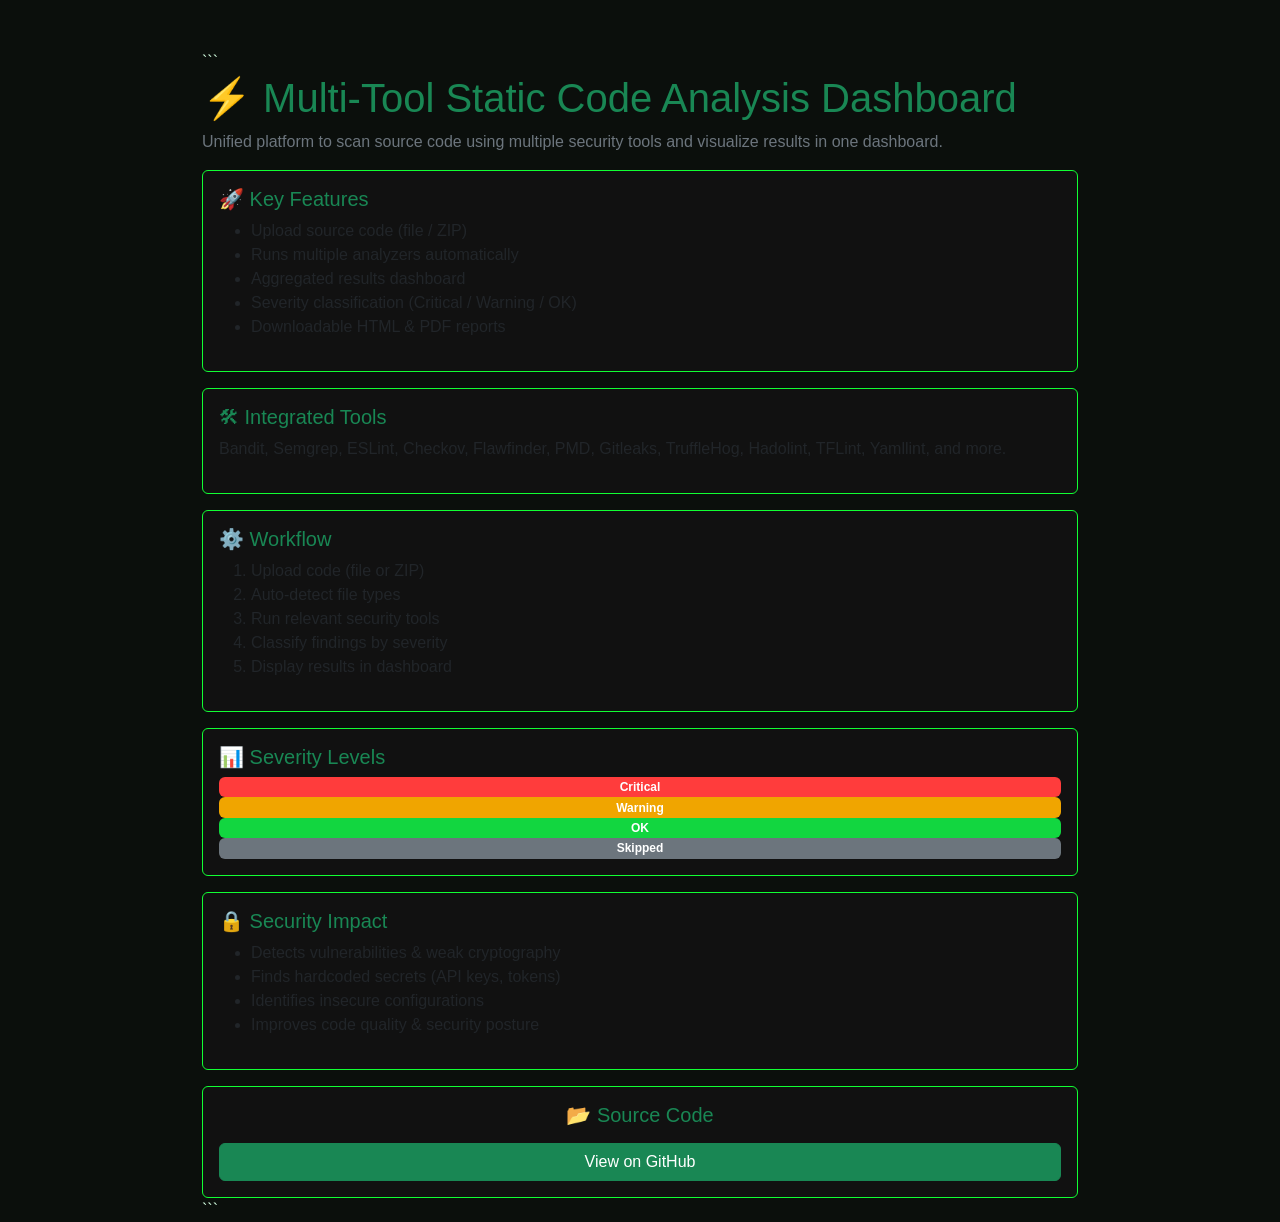
<file: src/main/resources/static/projects/project1.html>
<!DOCTYPE html>

<html lang="en">

<head>
    <meta charset="UTF-8">
    <meta name="viewport" content="width=device-width, initial-scale=1.0">
    <title>Static Code Security Dashboard</title>

    <link href="https://cdn.jsdelivr.net/npm/bootstrap@5.3.0/dist/css/bootstrap.min.css" rel="stylesheet">

    <style>
        body {
            background: #0b0f0c;
            color: #d4ffe2;
            font-family: 'Segoe UI', sans-serif;
        }

        .container {
            max-width: 900px;
            margin-top: 50px;
        }

        .card {
            background: #111;
            border: 1px solid #1f3;
        }

        .badge-green {
            background: #12d640;
        }

        .badge-red {
            background: #ff3c3c;
        }

        .badge-yellow {
            background: #f0a500;
        }
    </style>

</head>

<body>

    <div class="container">

        ```
        <!-- Title -->
        <h1 class="text-success">⚡ Multi-Tool Static Code Analysis Dashboard</h1>
        <p class="text-secondary">
            Unified platform to scan source code using multiple security tools and visualize results in one dashboard.
        </p>

        <!-- Key Features -->
        <div class="card p-3 mb-3">
            <h5 class="text-success">🚀 Key Features</h5>
            <ul>
                <li>Upload source code (file / ZIP)</li>
                <li>Runs multiple analyzers automatically</li>
                <li>Aggregated results dashboard</li>
                <li>Severity classification (Critical / Warning / OK)</li>
                <li>Downloadable HTML & PDF reports</li>
            </ul>
        </div>

        <!-- Tools -->
        <div class="card p-3 mb-3">
            <h5 class="text-success">🛠 Integrated Tools</h5>
            <p>
                Bandit, Semgrep, ESLint, Checkov, Flawfinder, PMD, Gitleaks, TruffleHog,
                Hadolint, TFLint, Yamllint, and more.
            </p>
        </div>

        <!-- Workflow -->
        <div class="card p-3 mb-3">
            <h5 class="text-success">⚙️ Workflow</h5>
            <ol>
                <li>Upload code (file or ZIP)</li>
                <li>Auto-detect file types</li>
                <li>Run relevant security tools</li>
                <li>Classify findings by severity</li>
                <li>Display results in dashboard</li>
            </ol>
        </div>

        <!-- Severity -->
        <div class="card p-3 mb-3">
            <h5 class="text-success">📊 Severity Levels</h5>
            <span class="badge badge-red">Critical</span>
            <span class="badge badge-yellow">Warning</span>
            <span class="badge badge-green">OK</span>
            <span class="badge bg-secondary">Skipped</span>
        </div>

        <!-- Impact -->
        <div class="card p-3 mb-3">
            <h5 class="text-success">🔒 Security Impact</h5>
            <ul>
                <li>Detects vulnerabilities & weak cryptography</li>
                <li>Finds hardcoded secrets (API keys, tokens)</li>
                <li>Identifies insecure configurations</li>
                <li>Improves code quality & security posture</li>
            </ul>
        </div>

        <!-- GitHub -->
        <div class="card p-3 text-center">
            <h5 class="text-success">📂 Source Code</h5>
            <a href="https://github.com/Mihaash/Multi-Tool-Static-Code-Analysis-and-Security-Dashboard"
                class="btn btn-success mt-2" target="_blank">
                View on GitHub
            </a>
        </div>
        ```

    </div>

</body>

</html>
</file>
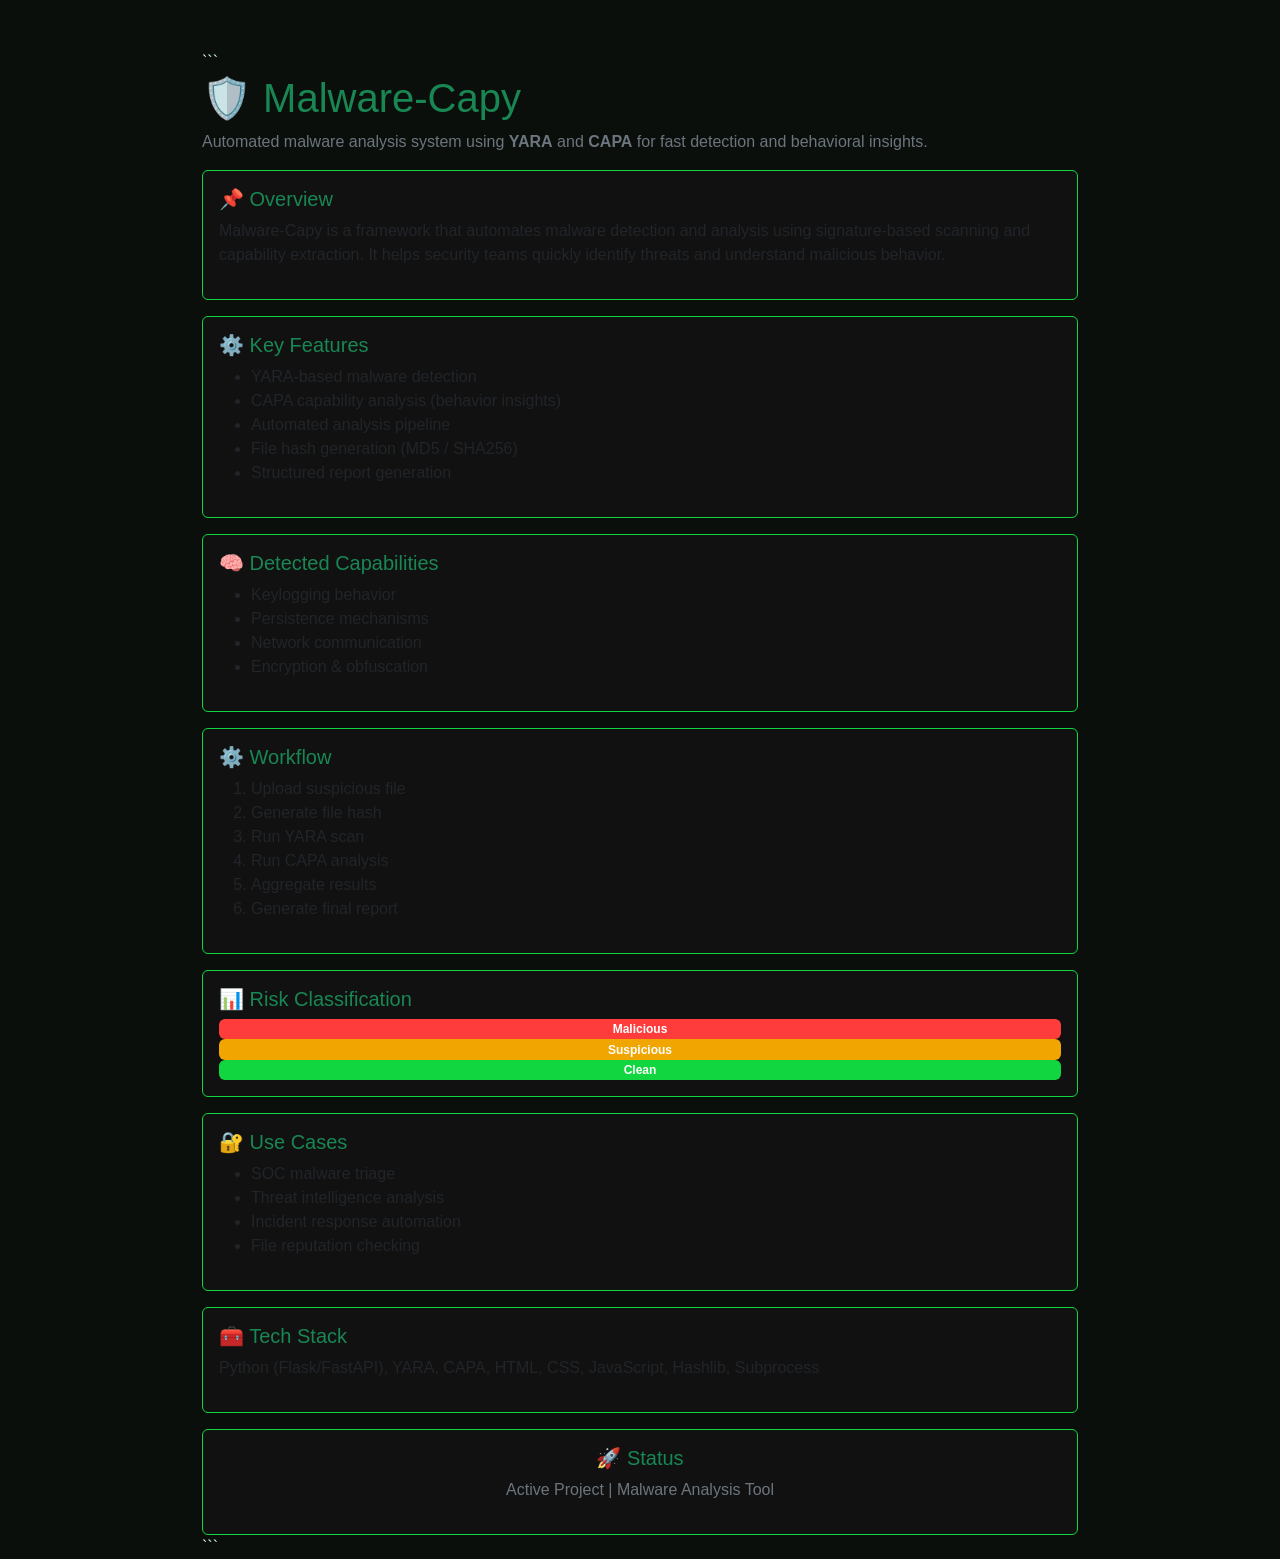
<file: src/main/resources/static/projects/project2.html>
<!DOCTYPE html>

<html lang="en">

<head>
    <meta charset="UTF-8">
    <meta name="viewport" content="width=device-width, initial-scale=1.0">
    <title>Malware-Capy | Automated Malware Analysis</title>

    <link href="https://cdn.jsdelivr.net/npm/bootstrap@5.3.0/dist/css/bootstrap.min.css" rel="stylesheet">

    <style>
        body {
            background: #0b0f0c;
            color: #d4ffe2;
            font-family: 'Segoe UI', sans-serif;
        }

        .container {
            max-width: 900px;
            margin-top: 50px;
        }

        .card {
            background: #111;
            border: 1px solid #12d640;
        }

        .badge-green {
            background: #12d640;
        }

        .badge-red {
            background: #ff3c3c;
        }

        .badge-yellow {
            background: #f0a500;
        }
    </style>

</head>

<body>

    <div class="container">

        ```
        <!-- Title -->
        <h1 class="text-success">🛡️ Malware-Capy</h1>
        <p class="text-secondary">
            Automated malware analysis system using <strong>YARA</strong> and <strong>CAPA</strong> for fast detection
            and behavioral insights.
        </p>

        <!-- Overview -->
        <div class="card p-3 mb-3">
            <h5 class="text-success">📌 Overview</h5>
            <p>
                Malware-Capy is a framework that automates malware detection and analysis using
                signature-based scanning and capability extraction. It helps security teams quickly
                identify threats and understand malicious behavior.
            </p>
        </div>

        <!-- Features -->
        <div class="card p-3 mb-3">
            <h5 class="text-success">⚙️ Key Features</h5>
            <ul>
                <li>YARA-based malware detection</li>
                <li>CAPA capability analysis (behavior insights)</li>
                <li>Automated analysis pipeline</li>
                <li>File hash generation (MD5 / SHA256)</li>
                <li>Structured report generation</li>
            </ul>
        </div>

        <!-- Capabilities -->
        <div class="card p-3 mb-3">
            <h5 class="text-success">🧠 Detected Capabilities</h5>
            <ul>
                <li>Keylogging behavior</li>
                <li>Persistence mechanisms</li>
                <li>Network communication</li>
                <li>Encryption & obfuscation</li>
            </ul>
        </div>

        <!-- Workflow -->
        <div class="card p-3 mb-3">
            <h5 class="text-success">⚙️ Workflow</h5>
            <ol>
                <li>Upload suspicious file</li>
                <li>Generate file hash</li>
                <li>Run YARA scan</li>
                <li>Run CAPA analysis</li>
                <li>Aggregate results</li>
                <li>Generate final report</li>
            </ol>
        </div>

        <!-- Severity -->
        <div class="card p-3 mb-3">
            <h5 class="text-success">📊 Risk Classification</h5>
            <span class="badge badge-red">Malicious</span>
            <span class="badge badge-yellow">Suspicious</span>
            <span class="badge badge-green">Clean</span>
        </div>

        <!-- Use Cases -->
        <div class="card p-3 mb-3">
            <h5 class="text-success">🔐 Use Cases</h5>
            <ul>
                <li>SOC malware triage</li>
                <li>Threat intelligence analysis</li>
                <li>Incident response automation</li>
                <li>File reputation checking</li>
            </ul>
        </div>

        <!-- Tech Stack -->
        <div class="card p-3 mb-3">
            <h5 class="text-success">🧰 Tech Stack</h5>
            <p>
                Python (Flask/FastAPI), YARA, CAPA, HTML, CSS, JavaScript,
                Hashlib, Subprocess
            </p>
        </div>

        <!-- Footer -->
        <div class="card p-3 text-center">
            <h5 class="text-success">🚀 Status</h5>
            <p class="text-secondary">Active Project | Malware Analysis Tool</p>
        </div>
        ```

    </div>

</body>

</html>
</file>
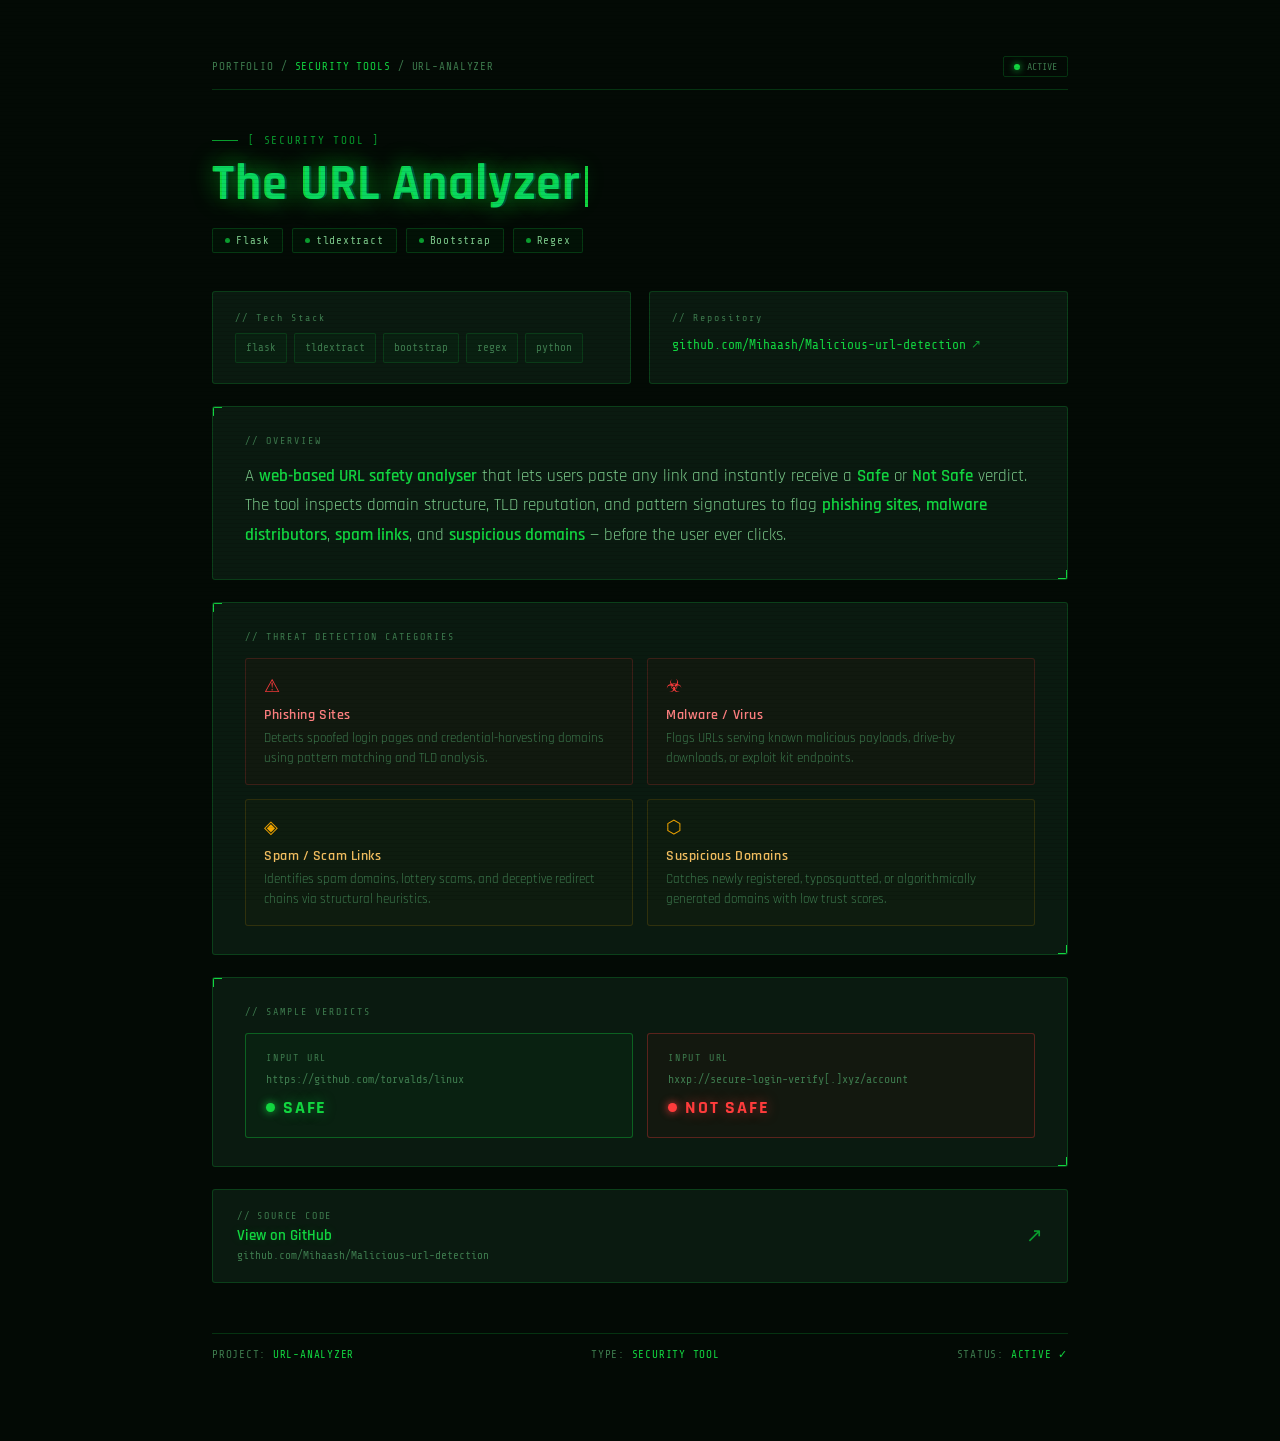
<file: src/main/resources/static/projects/project3.html>
<!DOCTYPE html>
<html lang="en">

<head>
  <meta charset="utf-8">
  <meta content="width=device-width, initial-scale=1.0" name="viewport">
  <title>The URL Analyzer</title>
  <link
    href="https://fonts.googleapis.com/css2?family=Share+Tech+Mono&family=Rajdhani:wght@400;500;600;700&display=swap"
    rel="stylesheet">
  <style>
    :root {
      --green: #12d640;
      --green-dim: #0a9e2f;
      --green-glow: rgba(18, 214, 64, 0.18);
      --green-glow-strong: rgba(18, 214, 64, 0.35);
      --bg-deep: #030a05;
      --bg-card: #0a1a10;
      --bg-card-hover: #0f2418;
      --border: rgba(18, 214, 64, 0.2);
      --border-hover: rgba(18, 214, 64, 0.55);
      --text-primary: #d0ffe0;
      --text-secondary: #7bc98a;
      --text-muted: #3d7a4d;
      --red: #ff3c3c;
      --red-glow: rgba(255, 60, 60, 0.2);
      --amber: #f0a500;
      --cyan: #00e5ff;
      --mono: 'Share Tech Mono', monospace;
      --sans: 'Rajdhani', sans-serif;
    }

    *,
    *::before,
    *::after {
      box-sizing: border-box;
      margin: 0;
      padding: 0;
    }

    @keyframes scanline {
      0% {
        transform: translateY(-100%);
      }

      100% {
        transform: translateY(100vh);
      }
    }

    @keyframes flicker {

      0%,
      100% {
        opacity: 1;
      }

      93% {
        opacity: 0.65;
      }

      94% {
        opacity: 1;
      }

      97% {
        opacity: 0.85;
      }

      98% {
        opacity: 1;
      }
    }

    @keyframes blink-cursor {

      0%,
      100% {
        opacity: 1;
      }

      50% {
        opacity: 0;
      }
    }

    @keyframes fadeSlideUp {
      from {
        opacity: 0;
        transform: translateY(20px);
      }

      to {
        opacity: 1;
        transform: translateY(0);
      }
    }

    @keyframes corner-pulse {

      0%,
      100% {
        opacity: 0.45;
      }

      50% {
        opacity: 1;
      }
    }

    @keyframes glitch {

      0%,
      100% {
        clip-path: inset(0 0 100% 0);
        transform: none;
      }

      10% {
        clip-path: inset(8% 0 82% 0);
        transform: translateX(-3px);
      }

      22% {
        clip-path: inset(45% 0 44% 0);
        transform: translateX(3px);
      }

      33% {
        clip-path: inset(72% 0 18% 0);
        transform: translateX(-2px);
      }

      44% {
        clip-path: inset(0 0 100% 0);
        transform: none;
      }
    }

    @keyframes tag-enter {
      from {
        opacity: 0;
        transform: translateX(-8px);
      }

      to {
        opacity: 1;
        transform: translateX(0);
      }
    }

    @keyframes tile-reveal {
      from {
        opacity: 0;
        transform: translateY(14px);
      }

      to {
        opacity: 1;
        transform: translateY(0);
      }
    }

    @keyframes scan-bar {
      0% {
        left: -100%;
      }

      100% {
        left: 110%;
      }
    }

    @keyframes verdict-safe {

      0%,
      100% {
        box-shadow: 0 0 10px var(--green-glow), 0 0 30px rgba(18, 214, 64, 0.07);
      }

      50% {
        box-shadow: 0 0 22px var(--green-glow-strong), 0 0 55px rgba(18, 214, 64, 0.15);
      }
    }

    @keyframes verdict-danger {

      0%,
      100% {
        box-shadow: 0 0 10px var(--red-glow);
      }

      50% {
        box-shadow: 0 0 22px rgba(255, 60, 60, 0.35), 0 0 55px rgba(255, 60, 60, 0.1);
      }
    }

    @keyframes feature-in {
      from {
        opacity: 0;
        transform: translateX(-10px);
      }

      to {
        opacity: 1;
        transform: translateX(0);
      }
    }

    html {
      scroll-behavior: smooth;
    }

    body {
      background: var(--bg-deep);
      color: var(--text-primary);
      font-family: var(--sans);
      min-height: 100vh;
      overflow-x: hidden;
      animation: flicker 9s infinite;
    }

    body::before {
      content: '';
      pointer-events: none;
      position: fixed;
      inset: 0;
      background: repeating-linear-gradient(to bottom,
          transparent 0px, transparent 3px,
          rgba(0, 0, 0, 0.08) 3px, rgba(0, 0, 0, 0.08) 4px);
      z-index: 9998;
    }

    body::after {
      content: '';
      pointer-events: none;
      position: fixed;
      left: 0;
      right: 0;
      height: 120px;
      background: linear-gradient(to bottom, transparent, rgba(18, 214, 64, 0.025) 50%, transparent);
      animation: scanline 6s linear infinite;
      z-index: 9997;
    }

    .page-wrapper {
      max-width: 920px;
      margin: 0 auto;
      padding: 56px 32px 80px;
      animation: fadeSlideUp 0.65s ease both;
    }

    /* ── NAV ── */
    .nav-strip {
      display: flex;
      align-items: center;
      justify-content: space-between;
      margin-bottom: 44px;
      padding-bottom: 12px;
      border-bottom: 1px solid var(--border);
    }

    .breadcrumb {
      font-family: var(--mono);
      font-size: 11px;
      color: var(--text-muted);
      letter-spacing: 0.08em;
    }

    .breadcrumb span {
      color: var(--green);
    }

    .status-pill {
      display: flex;
      align-items: center;
      gap: 7px;
      font-family: var(--mono);
      font-size: 10px;
      color: var(--text-muted);
      padding: 4px 10px;
      border: 1px solid var(--border);
      border-radius: 2px;
    }

    .status-pill::before {
      content: '';
      width: 6px;
      height: 6px;
      border-radius: 50%;
      background: var(--green);
      box-shadow: 0 0 7px var(--green);
      animation: blink-cursor 1.4s step-end infinite;
    }

    /* ── HEADER ── */
    .header {
      margin-bottom: 38px;
    }

    .header-tag {
      font-family: var(--mono);
      font-size: 11px;
      color: var(--green-dim);
      letter-spacing: 0.16em;
      text-transform: uppercase;
      margin-bottom: 10px;
      display: flex;
      align-items: center;
      gap: 10px;
    }

    .header-tag::before {
      content: '';
      display: inline-block;
      width: 26px;
      height: 1px;
      background: var(--green-dim);
    }

    .project-title {
      font-family: var(--sans);
      font-size: clamp(30px, 5.5vw, 50px);
      font-weight: 700;
      color: var(--green);
      line-height: 1.1;
      letter-spacing: 0.02em;
      text-shadow: 0 0 26px rgba(18, 214, 64, 0.4), 0 0 55px rgba(18, 214, 64, 0.12);
      position: relative;
      display: inline-block;
    }

    .project-title::after {
      content: attr(data-text);
      position: absolute;
      left: 2px;
      top: 0;
      color: rgba(0, 229, 255, 0.18);
      animation: glitch 8s 2.5s step-end infinite;
      pointer-events: none;
    }

    .title-cursor {
      display: inline-block;
      width: 3px;
      height: 0.82em;
      background: var(--green);
      margin-left: 5px;
      vertical-align: middle;
      animation: blink-cursor 1s step-end infinite;
    }

    .meta-row {
      display: flex;
      flex-wrap: wrap;
      gap: 9px;
      margin-top: 16px;
    }

    .badge {
      display: inline-flex;
      align-items: center;
      gap: 6px;
      font-family: var(--mono);
      font-size: 11px;
      letter-spacing: 0.07em;
      padding: 5px 12px;
      border: 1px solid var(--border);
      background: rgba(18, 214, 64, 0.04);
      color: var(--text-secondary);
      border-radius: 2px;
      transition: all 0.24s ease;
      animation: tag-enter 0.4s ease both;
    }

    .badge:nth-child(1) {
      animation-delay: .08s
    }

    .badge:nth-child(2) {
      animation-delay: .16s
    }

    .badge:nth-child(3) {
      animation-delay: .24s
    }

    .badge:nth-child(4) {
      animation-delay: .32s
    }

    .badge .dot {
      width: 5px;
      height: 5px;
      border-radius: 50%;
      background: var(--green-dim);
    }

    .badge:hover {
      border-color: var(--border-hover);
      background: rgba(18, 214, 64, 0.09);
      color: var(--green);
      box-shadow: 0 0 10px var(--green-glow);
    }

    /* ── CARD BASE ── */
    .card {
      background: var(--bg-card);
      border: 1px solid var(--border);
      border-radius: 3px;
      padding: 28px 32px;
      margin-bottom: 22px;
      position: relative;
      overflow: hidden;
      transition: border-color 0.3s, background 0.3s, box-shadow 0.3s;
    }

    .card::before,
    .card::after {
      content: '';
      position: absolute;
      width: 10px;
      height: 10px;
      border-color: var(--green);
      border-style: solid;
      animation: corner-pulse 3.2s ease-in-out infinite;
    }

    .card::before {
      top: -1px;
      left: -1px;
      border-width: 2px 0 0 2px;
    }

    .card::after {
      bottom: -1px;
      right: -1px;
      border-width: 0 2px 2px 0;
    }

    .card:hover {
      border-color: var(--border-hover);
      background: var(--bg-card-hover);
      box-shadow: 0 0 26px var(--green-glow);
    }

    .card-label {
      font-family: var(--mono);
      font-size: 10px;
      letter-spacing: 0.2em;
      color: var(--text-muted);
      margin-bottom: 16px;
    }

    /* ── OVERVIEW ── */
    .description {
      font-family: var(--sans);
      font-size: 16.5px;
      line-height: 1.8;
      color: var(--text-secondary);
    }

    .description strong {
      color: var(--green);
      font-weight: 600;
    }

    /* ── INFO GRID ── */
    .info-grid {
      display: grid;
      grid-template-columns: 1fr 1fr;
      gap: 18px;
      margin-bottom: 22px;
    }

    @media (max-width: 580px) {
      .info-grid {
        grid-template-columns: 1fr;
      }
    }

    .info-tile {
      background: var(--bg-card);
      border: 1px solid var(--border);
      border-radius: 3px;
      padding: 20px 22px;
      position: relative;
      overflow: hidden;
      cursor: default;
      transition: border-color 0.3s, background 0.3s, transform 0.3s, box-shadow 0.3s;
      animation: tile-reveal 0.5s ease both;
    }

    .info-tile:nth-child(1) {
      animation-delay: .05s
    }

    .info-tile:nth-child(2) {
      animation-delay: .12s
    }

    .info-tile::before {
      content: '';
      position: absolute;
      top: 0;
      left: 0;
      width: 3px;
      height: 0;
      background: var(--green);
      transition: height 0.35s ease;
    }

    .info-tile:hover {
      border-color: var(--border-hover);
      background: var(--bg-card-hover);
      transform: translateY(-2px);
      box-shadow: 0 4px 22px rgba(18, 214, 64, 0.12);
    }

    .info-tile:hover::before {
      height: 100%;
    }

    .tile-label {
      font-family: var(--mono);
      font-size: 10px;
      letter-spacing: 0.2em;
      color: var(--text-muted);
      margin-bottom: 10px;
    }

    .tile-content {
      font-family: var(--mono);
      font-size: 13px;
      color: var(--text-secondary);
      line-height: 1.8;
    }

    .tile-content a {
      color: var(--green);
      text-decoration: none;
      display: inline-flex;
      align-items: center;
      gap: 5px;
      transition: text-shadow 0.2s;
    }

    .tile-content a:hover {
      text-shadow: 0 0 12px var(--green);
    }

    .tile-content a::after {
      content: '↗';
      font-size: 12px;
      opacity: 0.7;
    }

    .tech-chips {
      display: flex;
      flex-wrap: wrap;
      gap: 7px;
    }

    .tech-chip {
      font-family: var(--mono);
      font-size: 11px;
      padding: 4px 10px;
      border: 1px solid rgba(18, 214, 64, 0.15);
      background: rgba(18, 214, 64, 0.03);
      color: var(--text-muted);
      border-radius: 2px;
      transition: all 0.2s ease;
    }

    .tech-chip:hover {
      border-color: var(--green-dim);
      color: var(--green);
      background: rgba(18, 214, 64, 0.08);
      box-shadow: 0 0 8px var(--green-glow);
    }

    /* ── DETECTION CATEGORIES ── */
    .detect-grid {
      display: grid;
      grid-template-columns: repeat(2, 1fr);
      gap: 14px;
      margin-top: 4px;
    }

    @media (max-width: 580px) {
      .detect-grid {
        grid-template-columns: 1fr;
      }
    }

    .detect-tile {
      border: 1px solid var(--border);
      border-radius: 3px;
      padding: 16px 18px;
      position: relative;
      overflow: hidden;
      cursor: default;
      transition: border-color 0.28s, background 0.28s, transform 0.28s, box-shadow 0.28s;
      animation: feature-in 0.45s ease both;
    }

    .detect-tile:nth-child(1) {
      animation-delay: .06s
    }

    .detect-tile:nth-child(2) {
      animation-delay: .12s
    }

    .detect-tile:nth-child(3) {
      animation-delay: .18s
    }

    .detect-tile:nth-child(4) {
      animation-delay: .24s
    }

    /* scanning shimmer bar */
    .detect-tile::before {
      content: '';
      position: absolute;
      top: 0;
      bottom: 0;
      width: 40%;
      background: linear-gradient(90deg, transparent, rgba(18, 214, 64, 0.06), transparent);
      left: -100%;
      transition: none;
    }

    .detect-tile:hover::before {
      animation: scan-bar 0.55s ease forwards;
    }

    .detect-tile:hover {
      border-color: var(--border-hover);
      background: var(--bg-card-hover);
      transform: translateY(-2px);
      box-shadow: 0 4px 18px var(--green-glow);
    }

    /* danger tiles */
    .detect-tile.danger {
      border-color: rgba(255, 60, 60, 0.18);
      background: rgba(255, 20, 20, 0.03);
    }

    .detect-tile.danger:hover {
      border-color: rgba(255, 60, 60, 0.5);
      box-shadow: 0 4px 18px var(--red-glow);
    }

    .detect-tile.danger .dt-icon {
      color: var(--red);
    }

    .detect-tile.danger .dt-title {
      color: #ff8080;
    }

    /* amber tiles */
    .detect-tile.warn {
      border-color: rgba(240, 165, 0, 0.15);
      background: rgba(240, 165, 0, 0.02);
    }

    .detect-tile.warn:hover {
      border-color: rgba(240, 165, 0, 0.45);
      box-shadow: 0 4px 18px rgba(240, 165, 0, 0.15);
    }

    .detect-tile.warn .dt-icon {
      color: var(--amber);
    }

    .detect-tile.warn .dt-title {
      color: #f5c060;
    }

    .dt-icon {
      font-size: 18px;
      margin-bottom: 8px;
      display: block;
    }

    .dt-title {
      font-family: var(--sans);
      font-size: 14px;
      font-weight: 600;
      color: var(--text-primary);
      margin-bottom: 4px;
      letter-spacing: 0.04em;
    }

    .dt-desc {
      font-family: var(--sans);
      font-size: 13px;
      color: var(--text-muted);
      line-height: 1.55;
    }

    /* ── VERDICT DEMO ── */
    .verdict-row {
      display: grid;
      grid-template-columns: 1fr 1fr;
      gap: 14px;
      margin-top: 4px;
    }

    @media (max-width: 580px) {
      .verdict-row {
        grid-template-columns: 1fr;
      }
    }

    .verdict-safe {
      border: 1px solid rgba(18, 214, 64, 0.35);
      border-radius: 3px;
      padding: 18px 20px;
      background: rgba(18, 214, 64, 0.04);
      animation: verdict-safe 3s ease-in-out infinite;
      transition: background 0.3s;
    }

    .verdict-safe:hover {
      background: rgba(18, 214, 64, 0.08);
    }

    .verdict-danger {
      border: 1px solid rgba(255, 60, 60, 0.3);
      border-radius: 3px;
      padding: 18px 20px;
      background: rgba(255, 20, 20, 0.04);
      animation: verdict-danger 3s ease-in-out infinite;
      transition: background 0.3s;
    }

    .verdict-danger:hover {
      background: rgba(255, 20, 20, 0.08);
    }

    .verdict-label {
      font-family: var(--mono);
      font-size: 10px;
      letter-spacing: 0.18em;
      color: var(--text-muted);
      margin-bottom: 10px;
    }

    .verdict-url {
      font-family: var(--mono);
      font-size: 11.5px;
      color: var(--text-muted);
      margin-bottom: 10px;
      word-break: break-all;
    }

    .verdict-result {
      font-family: var(--sans);
      font-size: 18px;
      font-weight: 700;
      letter-spacing: 0.1em;
      display: flex;
      align-items: center;
      gap: 8px;
    }

    .verdict-safe .verdict-result {
      color: var(--green);
      text-shadow: 0 0 12px rgba(18, 214, 64, 0.5);
    }

    .verdict-danger .verdict-result {
      color: var(--red);
      text-shadow: 0 0 12px rgba(255, 60, 60, 0.5);
    }

    .verdict-dot {
      width: 9px;
      height: 9px;
      border-radius: 50%;
      display: inline-block;
    }

    .verdict-safe .verdict-dot {
      background: var(--green);
      box-shadow: 0 0 8px var(--green);
    }

    .verdict-danger .verdict-dot {
      background: var(--red);
      box-shadow: 0 0 8px var(--red);
    }

    /* ── LINK CARD ── */
    .link-card {
      background: var(--bg-card);
      border: 1px solid var(--border);
      border-radius: 3px;
      padding: 20px 24px;
      margin-bottom: 22px;
      display: flex;
      align-items: center;
      justify-content: space-between;
      gap: 16px;
      text-decoration: none;
      transition: border-color 0.3s, background 0.3s, box-shadow 0.3s, transform 0.3s;
    }

    .link-card:hover {
      border-color: var(--border-hover);
      background: var(--bg-card-hover);
      box-shadow: 0 4px 24px rgba(18, 214, 64, 0.14);
      transform: translateY(-2px);
    }

    .link-label {
      font-family: var(--mono);
      font-size: 10px;
      letter-spacing: 0.18em;
      color: var(--text-muted);
      margin-bottom: 5px;
    }

    .link-title {
      font-family: var(--sans);
      font-size: 15px;
      font-weight: 600;
      color: var(--green);
      text-shadow: 0 0 10px rgba(18, 214, 64, 0.2);
    }

    .link-url {
      font-family: var(--mono);
      font-size: 11px;
      color: var(--text-muted);
      margin-top: 4px;
    }

    .link-arrow {
      font-size: 20px;
      color: var(--green-dim);
      transition: transform 0.25s, color 0.25s;
    }

    .link-card:hover .link-arrow {
      transform: translate(3px, -3px);
      color: var(--green);
    }

    /* ── FOOTER ── */
    .footer-strip {
      margin-top: 50px;
      padding-top: 14px;
      border-top: 1px solid var(--border);
      display: flex;
      align-items: center;
      justify-content: space-between;
      flex-wrap: wrap;
      gap: 10px;
    }

    .mono-text {
      font-family: var(--mono);
      font-size: 11px;
      color: var(--text-muted);
      letter-spacing: 0.07em;
    }

    .mono-text span {
      color: var(--green);
    }
  </style>
</head>

<body>
  <div class="page-wrapper">

    <!-- Nav -->
    <div class="nav-strip">
      <div class="breadcrumb">PORTFOLIO / <span>SECURITY TOOLS</span> / URL-ANALYZER</div>
      <div class="status-pill">ACTIVE</div>
    </div>

    <!-- Header -->
    <div class="header">
      <div class="header-tag">[ SECURITY TOOL ]</div>
      <h1 class="project-title" data-text="The URL Analyzer">
        The URL Analyzer<span class="title-cursor"></span>
      </h1>
      <div class="meta-row">
        <span class="badge"><span class="dot"></span>Flask</span>
        <span class="badge"><span class="dot"></span>tldextract</span>
        <span class="badge"><span class="dot"></span>Bootstrap</span>
        <span class="badge"><span class="dot"></span>Regex</span>
      </div>
    </div>

    <!-- Info grid -->
    <div class="info-grid">
      <div class="info-tile">
        <div class="tile-label">// Tech Stack</div>
        <div class="tile-content">
          <div class="tech-chips">
            <span class="tech-chip">flask</span>
            <span class="tech-chip">tldextract</span>
            <span class="tech-chip">bootstrap</span>
            <span class="tech-chip">regex</span>
            <span class="tech-chip">python</span>
          </div>
        </div>
      </div>
      <div class="info-tile">
        <div class="tile-label">// Repository</div>
        <div class="tile-content">
          <a href="https://github.com/Mihaash/Malicious-url-detection" target="_blank">
            github.com/Mihaash/Malicious-url-detection
          </a>
        </div>
      </div>
    </div>

    <!-- Overview -->
    <div class="card">
      <div class="card-label">// OVERVIEW</div>
      <p class="description">
        A <strong>web-based URL safety analyser</strong> that lets users paste any link and
        instantly receive a <strong>Safe</strong> or <strong>Not Safe</strong> verdict.
        The tool inspects domain structure, TLD reputation, and pattern signatures to flag
        <strong>phishing sites</strong>, <strong>malware distributors</strong>,
        <strong>spam links</strong>, and <strong>suspicious domains</strong> —
        before the user ever clicks.
      </p>
    </div>

    <!-- Detection categories -->
    <div class="card">
      <div class="card-label">// THREAT DETECTION CATEGORIES</div>
      <div class="detect-grid">

        <div class="detect-tile danger">
          <span class="dt-icon">⚠</span>
          <div class="dt-title">Phishing Sites</div>
          <div class="dt-desc">Detects spoofed login pages and credential-harvesting domains using pattern matching and
            TLD analysis.</div>
        </div>

        <div class="detect-tile danger">
          <span class="dt-icon">☣</span>
          <div class="dt-title">Malware / Virus</div>
          <div class="dt-desc">Flags URLs serving known malicious payloads, drive-by downloads, or exploit kit
            endpoints.</div>
        </div>

        <div class="detect-tile warn">
          <span class="dt-icon">◈</span>
          <div class="dt-title">Spam / Scam Links</div>
          <div class="dt-desc">Identifies spam domains, lottery scams, and deceptive redirect chains via structural
            heuristics.</div>
        </div>

        <div class="detect-tile warn">
          <span class="dt-icon">⬡</span>
          <div class="dt-title">Suspicious Domains</div>
          <div class="dt-desc">Catches newly registered, typosquatted, or algorithmically generated domains with low
            trust scores.</div>
        </div>

      </div>
    </div>

    <!-- Verdict demo -->
    <div class="card">
      <div class="card-label">// SAMPLE VERDICTS</div>
      <div class="verdict-row">

        <div class="verdict-safe">
          <div class="verdict-label">INPUT URL</div>
          <div class="verdict-url">https://github.com/torvalds/linux</div>
          <div class="verdict-result">
            <span class="verdict-dot"></span> SAFE
          </div>
        </div>

        <div class="verdict-danger">
          <div class="verdict-label">INPUT URL</div>
          <div class="verdict-url">hxxp://secure-login-verify[.]xyz/account</div>
          <div class="verdict-result">
            <span class="verdict-dot"></span> NOT SAFE
          </div>
        </div>

      </div>
    </div>

    <!-- GitHub link -->
    <a class="link-card" href="https://github.com/Mihaash/Malicious-url-detection" target="_blank">
      <div>
        <div class="link-label">// SOURCE CODE</div>
        <div class="link-title">View on GitHub</div>
        <div class="link-url">github.com/Mihaash/Malicious-url-detection</div>
      </div>
      <div class="link-arrow">↗</div>
    </a>

    <!-- Footer -->
    <div class="footer-strip">
      <div class="mono-text">PROJECT: <span>URL-ANALYZER</span></div>
      <div class="mono-text">TYPE: <span>SECURITY TOOL</span></div>
      <div class="mono-text">STATUS: <span>ACTIVE ✓</span></div>
    </div>

  </div>
</body>

</html>
</file>
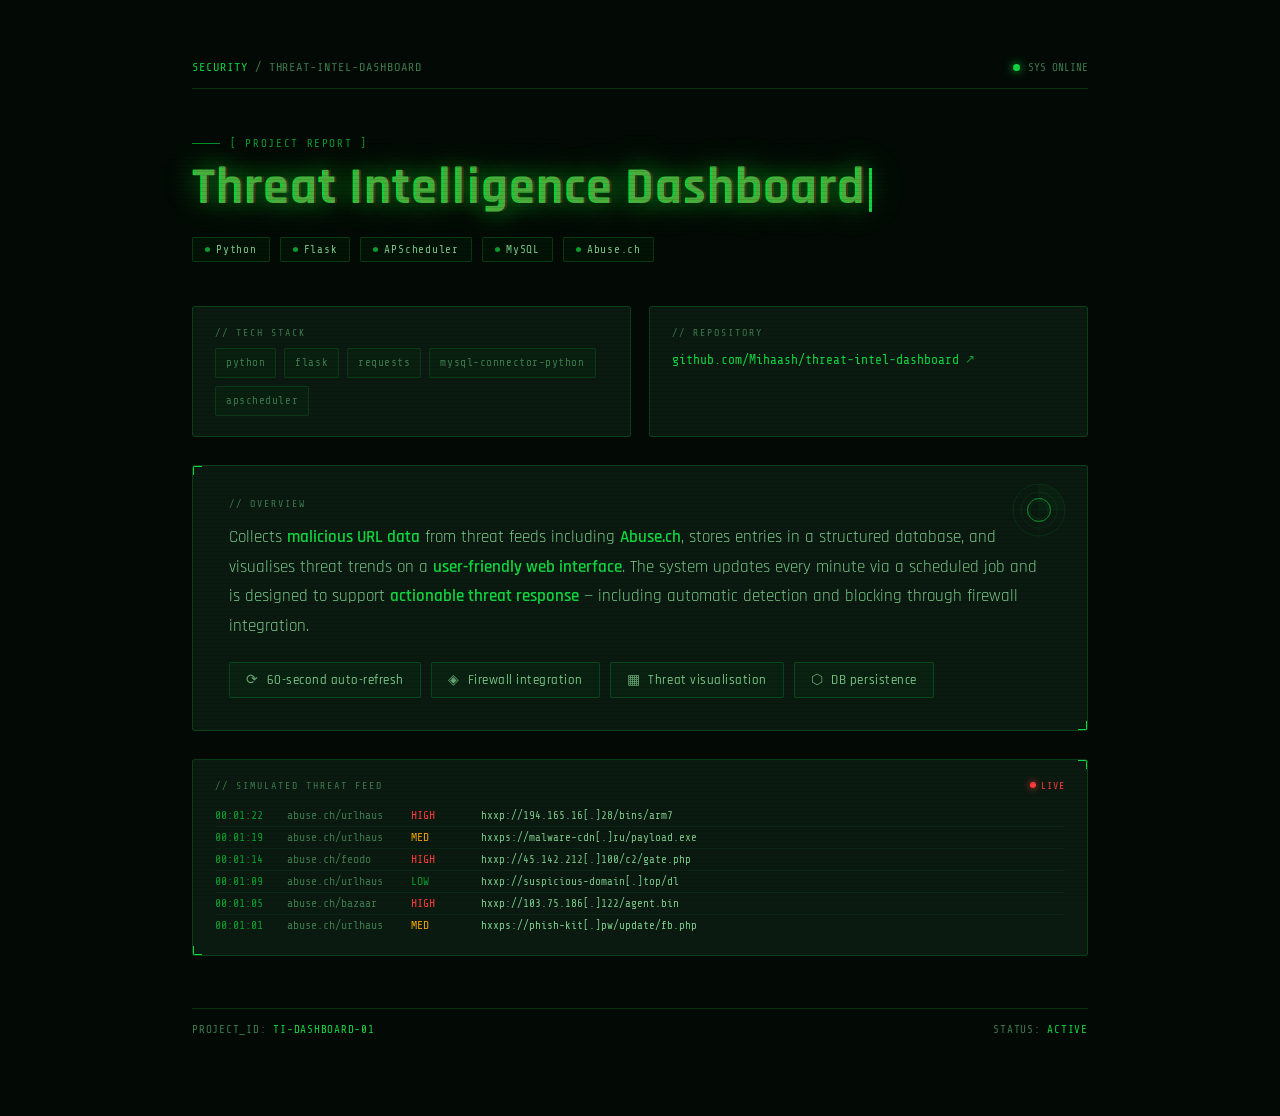
<file: src/main/resources/static/projects/project4.html>
<!DOCTYPE html>
<html lang="en">

<head>
  <meta charset="utf-8">
  <meta content="width=device-width, initial-scale=1.0" name="viewport">
  <title>Threat Intelligence Dashboard</title>
  <link
    href="https://fonts.googleapis.com/css2?family=Share+Tech+Mono&family=Rajdhani:wght@400;500;600;700&display=swap"
    rel="stylesheet">
  <style>
    :root {
      --green: #12d640;
      --green-dim: #0a9e2f;
      --green-glow: rgba(18, 214, 64, 0.18);
      --green-glow-strong: rgba(18, 214, 64, 0.35);
      --bg-deep: #030a05;
      --bg-panel: #071010;
      --bg-card: #0a1a10;
      --bg-card-hover: #0f2418;
      --border: rgba(18, 214, 64, 0.2);
      --border-hover: rgba(18, 214, 64, 0.55);
      --text-primary: #d0ffe0;
      --text-secondary: #7bc98a;
      --text-muted: #3d7a4d;
      --red: #ff3c3c;
      --amber: #f0a500;
      --mono: 'Share Tech Mono', monospace;
      --sans: 'Rajdhani', sans-serif;
    }

    *,
    *::before,
    *::after {
      box-sizing: border-box;
      margin: 0;
      padding: 0;
    }

    @keyframes scanline {
      0% {
        transform: translateY(-100%);
      }

      100% {
        transform: translateY(100vh);
      }
    }

    @keyframes flicker {

      0%,
      100% {
        opacity: 1;
      }

      92% {
        opacity: 1;
      }

      93% {
        opacity: 0.6;
      }

      94% {
        opacity: 1;
      }

      96% {
        opacity: 0.8;
      }

      97% {
        opacity: 1;
      }
    }

    @keyframes pulse-border {

      0%,
      100% {
        box-shadow: 0 0 0 0 transparent, inset 0 0 0 0 transparent;
      }

      50% {
        box-shadow: 0 0 18px var(--green-glow), inset 0 0 6px var(--green-glow);
      }
    }

    @keyframes blink-cursor {

      0%,
      100% {
        opacity: 1;
      }

      50% {
        opacity: 0;
      }
    }

    @keyframes data-scroll {
      0% {
        transform: translateY(0);
      }

      100% {
        transform: translateY(-50%);
      }
    }

    @keyframes fadeSlideUp {
      from {
        opacity: 0;
        transform: translateY(22px);
      }

      to {
        opacity: 1;
        transform: translateY(0);
      }
    }

    @keyframes corner-pulse {

      0%,
      100% {
        opacity: 0.5;
      }

      50% {
        opacity: 1;
      }
    }

    @keyframes spin {
      from {
        transform: rotate(0deg);
      }

      to {
        transform: rotate(360deg);
      }
    }

    @keyframes radar-ping {
      0% {
        transform: scale(0.4);
        opacity: 0.9;
      }

      100% {
        transform: scale(2.2);
        opacity: 0;
      }
    }

    @keyframes glitch {

      0%,
      100% {
        clip-path: inset(0 0 100% 0);
        transform: none;
      }

      10% {
        clip-path: inset(10% 0 80% 0);
        transform: translateX(-3px);
      }

      20% {
        clip-path: inset(40% 0 50% 0);
        transform: translateX(3px);
      }

      30% {
        clip-path: inset(70% 0 20% 0);
        transform: translateX(-2px);
      }

      40% {
        clip-path: inset(0 0 100% 0);
        transform: none;
      }
    }

    @keyframes tag-enter {
      from {
        opacity: 0;
        transform: translateX(-8px);
      }

      to {
        opacity: 1;
        transform: translateX(0);
      }
    }

    html {
      scroll-behavior: smooth;
    }

    body {
      background: var(--bg-deep);
      color: var(--text-primary);
      font-family: var(--sans);
      min-height: 100vh;
      overflow-x: hidden;
      animation: flicker 8s infinite;
    }

    /* CRT scanline overlay */
    body::before {
      content: '';
      pointer-events: none;
      position: fixed;
      inset: 0;
      background: repeating-linear-gradient(to bottom,
          transparent 0px,
          transparent 3px,
          rgba(0, 0, 0, 0.09) 3px,
          rgba(0, 0, 0, 0.09) 4px);
      z-index: 9998;
    }

    /* Moving scanline */
    body::after {
      content: '';
      pointer-events: none;
      position: fixed;
      left: 0;
      right: 0;
      height: 120px;
      background: linear-gradient(to bottom, transparent, rgba(18, 214, 64, 0.03) 50%, transparent);
      animation: scanline 5s linear infinite;
      z-index: 9997;
    }

    /* ─── MAIN LAYOUT ─── */
    .page-wrapper {
      max-width: 960px;
      margin: 0 auto;
      padding: 60px 32px 80px;
      animation: fadeSlideUp 0.7s ease both;
    }

    /* ─── TOP NAV STRIP ─── */
    .nav-strip {
      display: flex;
      align-items: center;
      justify-content: space-between;
      margin-bottom: 48px;
      padding-bottom: 14px;
      border-bottom: 1px solid var(--border);
    }

    .nav-strip .breadcrumb {
      font-family: var(--mono);
      font-size: 12px;
      color: var(--text-muted);
      letter-spacing: 0.08em;
    }

    .nav-strip .breadcrumb span {
      color: var(--green);
    }

    .status-dot {
      display: flex;
      align-items: center;
      gap: 8px;
      font-family: var(--mono);
      font-size: 11px;
      color: var(--text-muted);
    }

    .status-dot::before {
      content: '';
      width: 7px;
      height: 7px;
      border-radius: 50%;
      background: var(--green);
      box-shadow: 0 0 8px var(--green);
      animation: blink-cursor 1.4s step-end infinite;
    }

    /* ─── HEADER ─── */
    .header {
      margin-bottom: 44px;
      position: relative;
    }

    .header-tag {
      font-family: var(--mono);
      font-size: 11px;
      color: var(--green-dim);
      letter-spacing: 0.15em;
      text-transform: uppercase;
      margin-bottom: 10px;
      display: flex;
      align-items: center;
      gap: 10px;
    }

    .header-tag::before {
      content: '';
      display: inline-block;
      width: 28px;
      height: 1px;
      background: var(--green-dim);
    }

    .project-title {
      font-family: var(--sans);
      font-size: clamp(32px, 6vw, 52px);
      font-weight: 700;
      color: var(--green);
      line-height: 1.1;
      letter-spacing: 0.02em;
      text-shadow: 0 0 28px rgba(18, 214, 64, 0.4), 0 0 60px rgba(18, 214, 64, 0.15);
      position: relative;
    }

    /* Glitch layer */
    .project-title::after {
      content: attr(data-text);
      position: absolute;
      left: 2px;
      top: 0;
      color: rgba(255, 60, 60, 0.25);
      animation: glitch 7s 3s step-end infinite;
      pointer-events: none;
    }

    .title-cursor {
      display: inline-block;
      width: 3px;
      height: 0.85em;
      background: var(--green);
      margin-left: 4px;
      vertical-align: middle;
      animation: blink-cursor 1s step-end infinite;
    }

    /* ─── META BADGES ─── */
    .meta-row {
      display: flex;
      flex-wrap: wrap;
      gap: 10px;
      margin-top: 20px;
    }

    .badge {
      display: inline-flex;
      align-items: center;
      gap: 6px;
      font-family: var(--mono);
      font-size: 11px;
      letter-spacing: 0.07em;
      padding: 5px 12px;
      border: 1px solid var(--border);
      background: rgba(18, 214, 64, 0.04);
      color: var(--text-secondary);
      border-radius: 2px;
      transition: all 0.25s ease;
      animation: tag-enter 0.4s ease both;
    }

    .badge:nth-child(1) {
      animation-delay: 0.1s;
    }

    .badge:nth-child(2) {
      animation-delay: 0.2s;
    }

    .badge:nth-child(3) {
      animation-delay: 0.3s;
    }

    .badge:nth-child(4) {
      animation-delay: 0.4s;
    }

    .badge:nth-child(5) {
      animation-delay: 0.5s;
    }

    .badge:hover {
      border-color: var(--border-hover);
      background: rgba(18, 214, 64, 0.09);
      color: var(--green);
      box-shadow: 0 0 10px var(--green-glow);
    }

    .badge .dot {
      width: 5px;
      height: 5px;
      border-radius: 50%;
      background: var(--green-dim);
    }

    /* ─── MAIN CARD ─── */
    .main-card {
      background: var(--bg-card);
      border: 1px solid var(--border);
      border-radius: 3px;
      padding: 32px 36px;
      position: relative;
      margin-bottom: 28px;
      transition: border-color 0.35s ease, box-shadow 0.35s ease, background 0.35s ease;
      overflow: hidden;
    }

    .main-card::before,
    .main-card::after {
      content: '';
      position: absolute;
      width: 10px;
      height: 10px;
      border-color: var(--green);
      border-style: solid;
      animation: corner-pulse 3s ease-in-out infinite;
    }

    .main-card::before {
      top: -1px;
      left: -1px;
      border-width: 2px 0 0 2px;
    }

    .main-card::after {
      bottom: -1px;
      right: -1px;
      border-width: 0 2px 2px 0;
    }

    .main-card:hover {
      border-color: var(--border-hover);
      background: var(--bg-card-hover);
      box-shadow: 0 0 28px var(--green-glow), 0 0 80px rgba(18, 214, 64, 0.06);
    }

    .main-card:hover::before,
    .main-card:hover::after {
      animation: pulse-border 1.5s ease-in-out infinite;
    }

    .card-label {
      font-family: var(--mono);
      font-size: 10px;
      letter-spacing: 0.2em;
      color: var(--text-muted);
      text-transform: uppercase;
      margin-bottom: 14px;
    }

    .description {
      font-family: var(--sans);
      font-size: 17px;
      font-weight: 400;
      line-height: 1.75;
      color: var(--text-secondary);
    }

    .description strong {
      color: var(--green);
      font-weight: 600;
    }

    /* ─── INFO GRID ─── */
    .info-grid {
      display: grid;
      grid-template-columns: 1fr 1fr;
      gap: 18px;
      margin-bottom: 28px;
    }

    @media (max-width: 600px) {
      .info-grid {
        grid-template-columns: 1fr;
      }
    }

    .info-tile {
      background: var(--bg-card);
      border: 1px solid var(--border);
      border-radius: 3px;
      padding: 20px 22px;
      position: relative;
      overflow: hidden;
      cursor: default;
      transition: border-color 0.3s, background 0.3s, transform 0.3s, box-shadow 0.3s;
    }

    .info-tile::before {
      content: '';
      position: absolute;
      top: 0;
      left: 0;
      width: 3px;
      height: 0;
      background: var(--green);
      transition: height 0.35s ease;
    }

    .info-tile:hover {
      border-color: var(--border-hover);
      background: var(--bg-card-hover);
      transform: translateY(-2px);
      box-shadow: 0 4px 24px rgba(18, 214, 64, 0.12);
    }

    .info-tile:hover::before {
      height: 100%;
    }

    .tile-label {
      font-family: var(--mono);
      font-size: 10px;
      letter-spacing: 0.2em;
      color: var(--text-muted);
      text-transform: uppercase;
      margin-bottom: 10px;
    }

    .tile-content {
      font-family: var(--mono);
      font-size: 13px;
      color: var(--text-secondary);
      line-height: 1.8;
    }

    .tile-content a {
      color: var(--green);
      text-decoration: none;
      display: inline-flex;
      align-items: center;
      gap: 6px;
      transition: text-shadow 0.2s;
    }

    .tile-content a:hover {
      text-shadow: 0 0 12px var(--green);
    }

    .tile-content a::after {
      content: '↗';
      font-size: 12px;
      opacity: 0.7;
    }

    /* ─── TECH TAGS ─── */
    .tech-grid {
      display: flex;
      flex-wrap: wrap;
      gap: 8px;
    }

    .tech-tag {
      font-family: var(--mono);
      font-size: 11px;
      padding: 4px 10px;
      border: 1px solid rgba(18, 214, 64, 0.15);
      background: rgba(18, 214, 64, 0.03);
      color: var(--text-muted);
      border-radius: 2px;
      letter-spacing: 0.05em;
      transition: all 0.2s ease;
    }

    .tech-tag:hover {
      border-color: var(--green-dim);
      color: var(--green);
      background: rgba(18, 214, 64, 0.08);
      box-shadow: 0 0 8px var(--green-glow);
    }

    /* ─── LIVE DATA TICKER ─── */
    .ticker-wrap {
      background: var(--bg-card);
      border: 1px solid var(--border);
      border-radius: 3px;
      padding: 20px 22px;
      margin-bottom: 28px;
      overflow: hidden;
      position: relative;
    }

    .ticker-wrap::before,
    .ticker-wrap::after {
      content: '';
      position: absolute;
      width: 10px;
      height: 10px;
      border-color: var(--green);
      border-style: solid;
    }

    .ticker-wrap::before {
      top: -1px;
      right: -1px;
      border-width: 2px 2px 0 0;
    }

    .ticker-wrap::after {
      bottom: -1px;
      left: -1px;
      border-width: 0 0 2px 2px;
    }

    .ticker-header {
      display: flex;
      align-items: center;
      justify-content: space-between;
      margin-bottom: 14px;
    }

    .ticker-title {
      font-family: var(--mono);
      font-size: 10px;
      letter-spacing: 0.2em;
      color: var(--text-muted);
      text-transform: uppercase;
    }

    .live-badge {
      font-family: var(--mono);
      font-size: 10px;
      color: var(--red);
      letter-spacing: 0.1em;
      display: flex;
      align-items: center;
      gap: 5px;
    }

    .live-badge::before {
      content: '';
      width: 6px;
      height: 6px;
      border-radius: 50%;
      background: var(--red);
      box-shadow: 0 0 7px var(--red);
      animation: blink-cursor 0.8s step-end infinite;
    }

    .ticker-stream {
      height: 130px;
      overflow: hidden;
      position: relative;
    }

    .ticker-inner {
      animation: data-scroll 12s linear infinite;
    }

    .ticker-line {
      font-family: var(--mono);
      font-size: 11.5px;
      padding: 4px 0;
      color: var(--text-muted);
      border-bottom: 1px solid rgba(18, 214, 64, 0.06);
      display: flex;
      gap: 14px;
      align-items: center;
    }

    .ticker-line .ts {
      color: var(--green-dim);
      min-width: 58px;
    }

    .ticker-line .src {
      color: var(--text-muted);
      min-width: 110px;
    }

    .ticker-line .sev {
      min-width: 56px;
    }

    .ticker-line .url {
      color: var(--text-secondary);
      font-size: 11px;
      flex: 1;
      overflow: hidden;
      text-overflow: ellipsis;
      white-space: nowrap;
    }

    .sev.high {
      color: var(--red);
    }

    .sev.med {
      color: var(--amber);
    }

    .sev.low {
      color: var(--green-dim);
    }

    /* ─── FEATURE PILLS ─── */
    .features {
      display: flex;
      flex-wrap: wrap;
      gap: 10px;
      margin-top: 20px;
    }

    .feature-pill {
      display: flex;
      align-items: center;
      gap: 8px;
      font-family: var(--sans);
      font-size: 13px;
      font-weight: 500;
      letter-spacing: 0.04em;
      padding: 8px 16px;
      border: 1px solid var(--border);
      background: rgba(18, 214, 64, 0.04);
      color: var(--text-secondary);
      border-radius: 2px;
      transition: all 0.25s ease;
      cursor: default;
    }

    .feature-pill:hover {
      border-color: var(--border-hover);
      color: var(--green);
      background: rgba(18, 214, 64, 0.09);
      box-shadow: 0 0 14px var(--green-glow);
      transform: translateY(-1px);
    }

    .feature-pill .icon {
      font-size: 14px;
      opacity: 0.8;
    }

    /* ─── RADAR DECORATION ─── */
    .radar-wrap {
      position: absolute;
      top: 16px;
      right: 20px;
      width: 56px;
      height: 56px;
      opacity: 0.5;
      pointer-events: none;
    }

    .radar-wrap svg {
      width: 100%;
      height: 100%;
      animation: spin 8s linear infinite;
    }

    .radar-ping {
      position: absolute;
      top: 50%;
      left: 50%;
      width: 24px;
      height: 24px;
      border-radius: 50%;
      border: 1px solid var(--green);
      transform: translate(-50%, -50%);
      animation: radar-ping 2.5s ease-out infinite;
    }

    .radar-ping:nth-child(2) {
      animation-delay: 1.25s;
    }

    /* ─── FOOTER ─── */
    .footer-strip {
      margin-top: 52px;
      padding-top: 14px;
      border-top: 1px solid var(--border);
      display: flex;
      align-items: center;
      justify-content: space-between;
    }

    .footer-strip .mono-text {
      font-family: var(--mono);
      font-size: 11px;
      color: var(--text-muted);
      letter-spacing: 0.07em;
    }

    .footer-strip .mono-text span {
      color: var(--green);
    }
  </style>
</head>

<body>
  <div class="page-wrapper">

    <!-- Nav strip -->
    <div class="nav-strip">
      <div class="breadcrumb"><span>SECURITY</span> / THREAT-INTEL-DASHBOARD</div>
      <div class="status-dot">SYS ONLINE</div>
    </div>

    <!-- Header -->
    <div class="header">
      <div class="header-tag">[ PROJECT REPORT ]</div>
      <h1 class="project-title" data-text="Threat Intelligence Dashboard">
        Threat Intelligence Dashboard<span class="title-cursor"></span>
      </h1>
      <div class="meta-row">
        <span class="badge"><span class="dot"></span>Python</span>
        <span class="badge"><span class="dot"></span>Flask</span>
        <span class="badge"><span class="dot"></span>APScheduler</span>
        <span class="badge"><span class="dot"></span>MySQL</span>
        <span class="badge"><span class="dot"></span>Abuse.ch</span>
      </div>
    </div>

    <!-- Info grid -->
    <div class="info-grid">
      <div class="info-tile">
        <div class="tile-label">// Tech Stack</div>
        <div class="tile-content tech-grid">
          <span class="tech-tag">python</span>
          <span class="tech-tag">flask</span>
          <span class="tech-tag">requests</span>
          <span class="tech-tag">mysql-connector-python</span>
          <span class="tech-tag">apscheduler</span>
        </div>
      </div>
      <div class="info-tile">
        <div class="tile-label">// Repository</div>
        <div class="tile-content">
          <a href="https://github.com/Mihaash/threat-intel-dashboard" target="_blank">
            github.com/Mihaash/threat-intel-dashboard
          </a>
        </div>
      </div>
    </div>

    <!-- Description card -->
    <div class="main-card">
      <div class="radar-wrap">
        <div class="radar-ping"></div>
        <div class="radar-ping"></div>
        <svg viewBox="0 0 56 56" fill="none" xmlns="http://www.w3.org/2000/svg">
          <circle cx="28" cy="28" r="26" stroke="#12d640" stroke-width="0.6" stroke-opacity="0.4" />
          <circle cx="28" cy="28" r="18" stroke="#12d640" stroke-width="0.6" stroke-opacity="0.3" />
          <circle cx="28" cy="28" r="9" stroke="#12d640" stroke-width="0.6" stroke-opacity="0.3" />
          <line x1="28" y1="2" x2="28" y2="54" stroke="#12d640" stroke-width="0.5" stroke-opacity="0.2" />
          <line x1="2" y1="28" x2="54" y2="28" stroke="#12d640" stroke-width="0.5" stroke-opacity="0.2" />
          <path d="M28 28 L28 2 A26 26 0 0 1 54 28 Z" fill="#12d640" fill-opacity="0.07" />
        </svg>
      </div>
      <div class="card-label">// OVERVIEW</div>
      <p class="description">
        Collects <strong>malicious URL data</strong> from threat feeds including <strong>Abuse.ch</strong>,
        stores entries in a structured database, and visualises threat trends on a
        <strong>user-friendly web interface</strong>. The system updates every minute via a scheduled
        job and is designed to support <strong>actionable threat response</strong> — including automatic
        detection and blocking through firewall integration.
      </p>
      <div class="features">
        <div class="feature-pill"><span class="icon">⟳</span> 60-second auto-refresh</div>
        <div class="feature-pill"><span class="icon">◈</span> Firewall integration</div>
        <div class="feature-pill"><span class="icon">▦</span> Threat visualisation</div>
        <div class="feature-pill"><span class="icon">⬡</span> DB persistence</div>
      </div>
    </div>

    <!-- Live feed ticker -->
    <div class="ticker-wrap">
      <div class="ticker-header">
        <div class="ticker-title">// SIMULATED THREAT FEED</div>
        <div class="live-badge">LIVE</div>
      </div>
      <div class="ticker-stream">
        <div class="ticker-inner" id="ticker">
          <!-- Lines duplicated for seamless loop -->
          <div class="ticker-line"><span class="ts">00:01:22</span><span class="src">abuse.ch/urlhaus</span><span
              class="sev high">HIGH</span><span class="url">hxxp://194.165.16[.]28/bins/arm7</span></div>
          <div class="ticker-line"><span class="ts">00:01:19</span><span class="src">abuse.ch/urlhaus</span><span
              class="sev med">MED</span><span class="url">hxxps://malware-cdn[.]ru/payload.exe</span></div>
          <div class="ticker-line"><span class="ts">00:01:14</span><span class="src">abuse.ch/feodo</span><span
              class="sev high">HIGH</span><span class="url">hxxp://45.142.212[.]100/c2/gate.php</span></div>
          <div class="ticker-line"><span class="ts">00:01:09</span><span class="src">abuse.ch/urlhaus</span><span
              class="sev low">LOW</span><span class="url">hxxp://suspicious-domain[.]top/dl</span></div>
          <div class="ticker-line"><span class="ts">00:01:05</span><span class="src">abuse.ch/bazaar</span><span
              class="sev high">HIGH</span><span class="url">hxxp://103.75.186[.]122/agent.bin</span></div>
          <div class="ticker-line"><span class="ts">00:01:01</span><span class="src">abuse.ch/urlhaus</span><span
              class="sev med">MED</span><span class="url">hxxps://phish-kit[.]pw/update/fb.php</span></div>
          <div class="ticker-line"><span class="ts">00:00:58</span><span class="src">abuse.ch/feodo</span><span
              class="sev high">HIGH</span><span class="url">hxxp://91.92.240[.]12/botnet/config</span></div>
          <div class="ticker-line"><span class="ts">00:00:53</span><span class="src">abuse.ch/urlhaus</span><span
              class="sev low">LOW</span><span class="url">hxxp://free-file[.]cc/setup.msi</span></div>
          <!-- duplicated for loop -->
          <div class="ticker-line"><span class="ts">00:01:22</span><span class="src">abuse.ch/urlhaus</span><span
              class="sev high">HIGH</span><span class="url">hxxp://194.165.16[.]28/bins/arm7</span></div>
          <div class="ticker-line"><span class="ts">00:01:19</span><span class="src">abuse.ch/urlhaus</span><span
              class="sev med">MED</span><span class="url">hxxps://malware-cdn[.]ru/payload.exe</span></div>
          <div class="ticker-line"><span class="ts">00:01:14</span><span class="src">abuse.ch/feodo</span><span
              class="sev high">HIGH</span><span class="url">hxxp://45.142.212[.]100/c2/gate.php</span></div>
          <div class="ticker-line"><span class="ts">00:01:09</span><span class="src">abuse.ch/urlhaus</span><span
              class="sev low">LOW</span><span class="url">hxxp://suspicious-domain[.]top/dl</span></div>
          <div class="ticker-line"><span class="ts">00:01:05</span><span class="src">abuse.ch/bazaar</span><span
              class="sev high">HIGH</span><span class="url">hxxp://103.75.186[.]122/agent.bin</span></div>
          <div class="ticker-line"><span class="ts">00:01:01</span><span class="src">abuse.ch/urlhaus</span><span
              class="sev med">MED</span><span class="url">hxxps://phish-kit[.]pw/update/fb.php</span></div>
          <div class="ticker-line"><span class="ts">00:00:58</span><span class="src">abuse.ch/feodo</span><span
              class="sev high">HIGH</span><span class="url">hxxp://91.92.240[.]12/botnet/config</span></div>
          <div class="ticker-line"><span class="ts">00:00:53</span><span class="src">abuse.ch/urlhaus</span><span
              class="sev low">LOW</span><span class="url">hxxp://free-file[.]cc/setup.msi</span></div>
        </div>
      </div>
    </div>

    <!-- Footer -->
    <div class="footer-strip">
      <div class="mono-text">PROJECT_ID: <span>TI-DASHBOARD-01</span></div>
      <div class="mono-text">STATUS: <span>ACTIVE</span></div>
    </div>

  </div>
</body>

</html>
</file>
